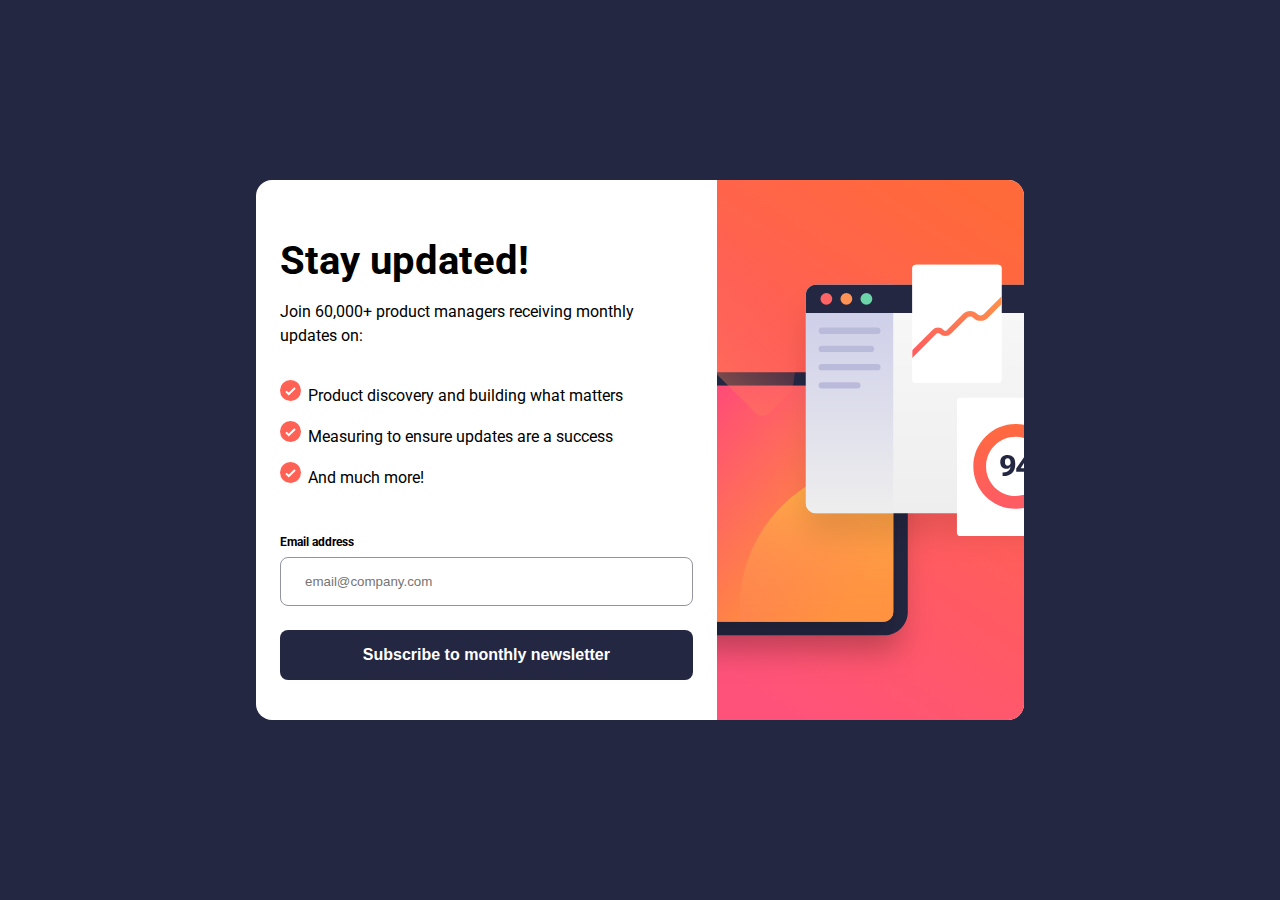
<file: index.html>
<!DOCTYPE html>
<html lang="en">
<head>
  <meta charset="UTF-8">
  <meta name="viewport" content="width=device-width, initial-scale=1.0"> <!-- displays site properly based on user's device -->

  <link rel="icon" type="image/png" sizes="32x32" href="./assets/images/favicon-32x32.png">
  
  <title>Newsletter sign-up form with success message</title>

  <!-- FONTS -->
  <link href="https://fonts.googleapis.com/css2?family=Roboto:ital,wght@0,100;0,300;0,400;0,500;0,700;0,900;1,100;1,300;1,400;1,500;1,700;1,900&display=swap" rel="stylesheet">

  <!-- STYLES -->
  <link rel="stylesheet" href="assets/css/style.css">

</head>
  <body class="body">
    <div class="signUpForm">
      <section class="section illustration"></section>

      <section class="section Form">
        <h1>Stay updated!</h1>
  
        <p>Join 60,000+ product managers receiving monthly updates on:</p>
  
        <ul>
          <li>Product discovery and building what matters</li>
          <li>Measuring to ensure updates are a success</li>
          <li>And much more!</li>
        </ul>
  
        <form target="_self" action="success.html" class="inputLabel__container">
          <label for="inputEmail">Email address</label>
          <input type="email" name="inputEmail" placeholder="email@company.com" required>
          <button class="button">Subscribe to monthly newsletter</button>
        </form>
      </section>
    </div>
  </body>
</html>
</file>
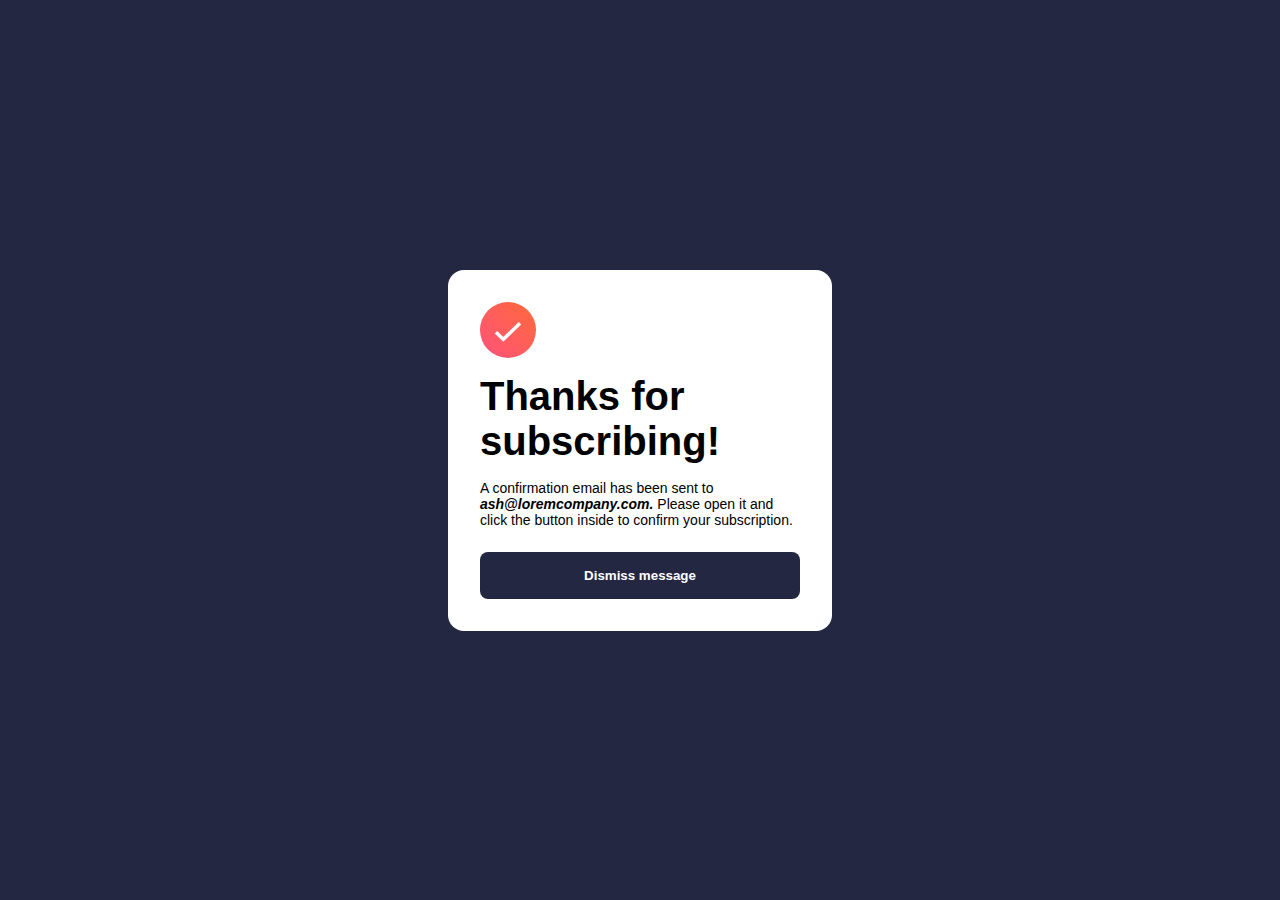
<file: success.html>
<!DOCTYPE html>
<html lang="en">
<head>
    <meta charset="UTF-8">
    <meta name="viewport" content="width=device-width, initial-scale=1.0">
    <title>Form Send</title>
    <!-- STYLES -->
    <link rel="stylesheet" href="assets/css/style.css">
</head>
    <body class="body">
        <div class="Thanks">

        <img src="assets/images/icon-success.svg" alt="icon-success">

        <h1>Thanks for subscribing!</h1>

        <p>A confirmation email has been sent to <i style="font-weight: 700;">ash@loremcompany.com.</i> 
            Please open it and click the button inside to confirm your subscription.</p>
        
        <button class="dismiss_btn" onclick="dismiss_btn()">Dismiss message</button>

        </div>

        <script src="assets/js/dismiss_btn.js" defer></script>
    </body>
</html>
</file>
<file: assets/css/style.css>
*, *::before, *::after {
box-sizing: border-box;
margin: 0;
padding: 0
}

:root{
    /* COLORS */
    --color-primary: hsl(4, 100%, 67%);
    --color-neutral-1: hsl(234, 29%, 20%);
    --color-neutral-2: hsl(235, 18%, 26%);
    --color-neutral-3: hsl(231, 7%, 60%);
    --color-neutral-4: hsl(0, 0%, 100%);

    /* SIZES */
    --font-thin: 400;
    --font-bold: 700;

    /* TYPOGRAPHY */
    font-size: 16px;
    font-family: "Roboto", sans-serif;
    font-weight: var(--font-thin);
    font-style: normal;
}

html{
    width: 100%;
    height: 100%;
}

.body{
    width: 100vw;
    height: 100%;

    .signUpForm{
        width: 100%;
        height: 100%;

        display: flex;
        flex-direction: column;

        background-color: var(--color-neutral-4);

        .illustration{
            width: 100%;
            height: 350px;
            border-radius: 0 0 1rem 1rem;

            background-image: url("../images/illustration-sign-up-mobile.svg");
            background-position: center;
            background-size: cover;
        }

        .Form{
            padding: 1.5rem;

            h1{
                margin: 1rem 0;
                font-weight: var(--font-bold);
                font-size: 2.5rem;
            }

            p{
                line-height: 1.5rem;
            }

            ul{
                margin: 2rem 0;
            }

            li{
                list-style-position: inside;
                list-style-image: url("../images/icon-list.svg");
                margin-bottom: 1rem;
            }

            .inputLabel__container{
                display: flex;
                flex-direction: column;
                
                label{
                    margin-bottom: 0.5rem;
                    font-size: 12px;
                    font-weight: var(--font-bold);
                }

                input{
                    padding: 1rem 1.5rem;
                    border-radius: 0.5rem;
                    border: 1px solid var(--color-neutral-3);
                }
            }

        }
    }

    .Thanks{
        width: 100vw;
        height: 100%;

        padding: 0 10%;

        display: flex;
        flex-direction: column;
        justify-content: center;


        background-color: var(--color-neutral-4);

        img{
            max-width: 3.5rem;
        }

        h1{
            font-size: 2.5rem;
            margin: 1rem 0;
        }

        p{
            font-size: 14px;
        }

        .dismiss_btn{
            width: 100%;
            color: var(--color-neutral-4);
            background-color: var(--color-neutral-1);

            border: none;
            border-radius: 0.5rem;
            
            margin-top: 1.5rem;
            padding: 1rem 2rem;

            font-weight: var(--font-bold);
            transition: 0.3s ease-in-out;
        }

        .dismiss_btn:hover{
            cursor: pointer;
            background-color: var(--color-primary);
            transition: 0.3s ease-in-out;
        }
    }
}

/* MEDIA QUERIES */
@media screen and (min-width: 600px){

    .body{
        background-color: var(--color-neutral-1);
        display: flex;
        align-items: center;
        justify-content: center;

        .signUpForm{
            border-radius: 1rem;
            overflow: hidden;
            width: 80%;
            height: fit-content;
        }
    
        .Thanks{
            padding: 2rem !important;
            width: 50%;
            height: max-content !important;
            border-radius: 1rem !important;
            align-self: center ;
        }
    }

}

@media screen and (min-width: 1100px){

    .signUpForm{
        width: 60% !important;
        height: 60% !important;

        flex-direction: row-reverse !important;
        justify-content: space-between !important;

        .illustration{
            background-image: url("../images/illustration-sign-up-desktop.svg") !important;
            background-repeat: no-repeat !important;

            width: 40% !important;
            height: auto !important;
            border-radius: 0 !important;
        }

        .Form{
            display: flex;
            flex-direction: column;
            justify-content: center;
            width: 60% !important;
        }
    }
    
    .Thanks{
        width: 30% !important;
    }

}

/* ATRIBUTES */
.button{
    font-size: 16px;
    
    background-color: var(--color-neutral-1);
    color: var(--color-neutral-4);

    border: none;
    border-radius: 0.5rem;

    margin-top: 1.5rem;
    padding: 1rem 2rem;

    font-weight: var(--font-bold);
    
    transition: 0.3s ease-in-out;
}

.button:hover{
    background-color: var(--color-primary);
    cursor: pointer;
    transition: 0.3s ease-in-out;
}

.hidden{
    visibility: hidden;
}
</file>
